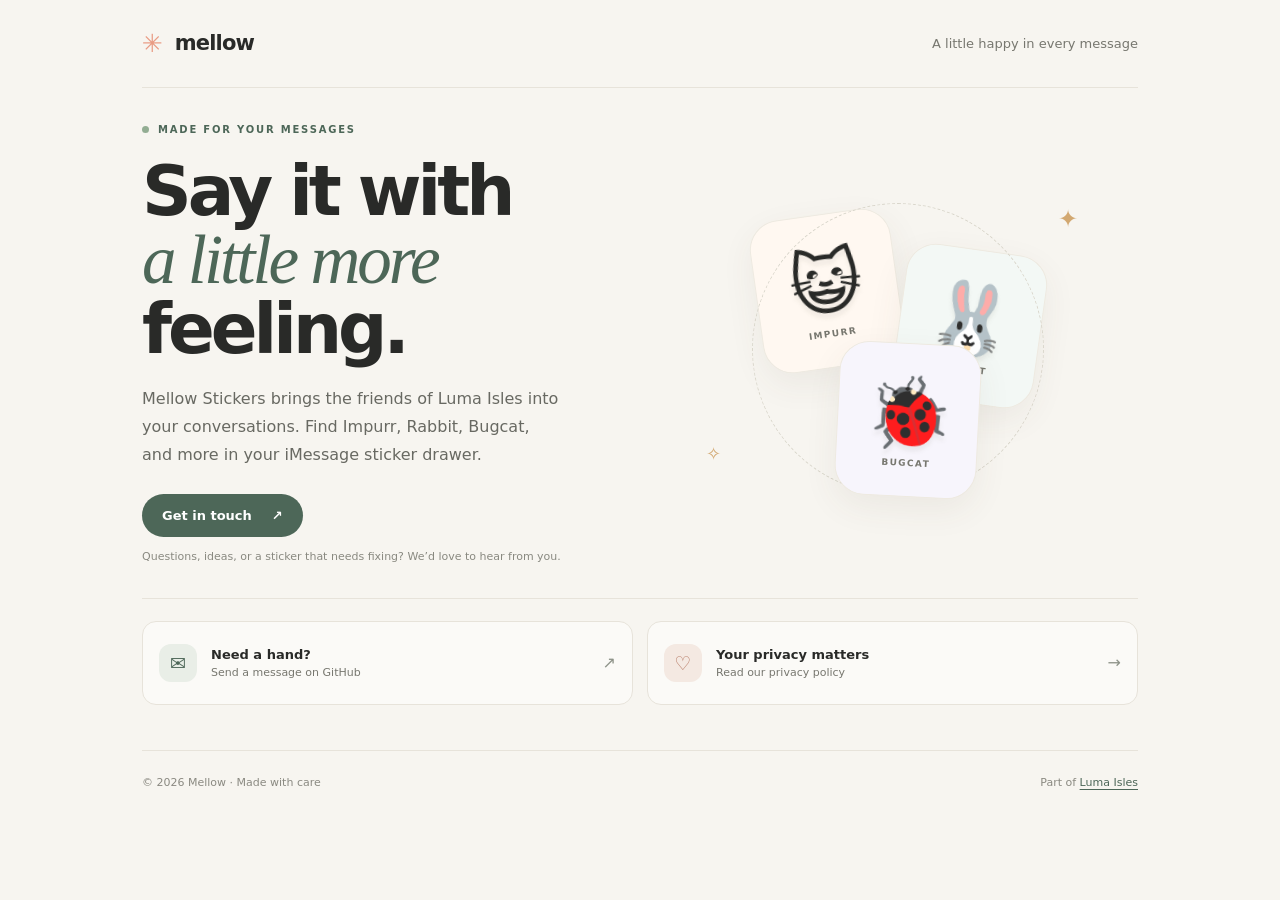
<file: index.html>
<!doctype html>
<html lang="en">
<head>
  <meta charset="utf-8">
  <meta name="viewport" content="width=device-width, initial-scale=1">
  <meta name="theme-color" content="#f7f5f0">
  <meta name="description" content="Support for Mellow Stickers, a cozy collection of original iMessage sticker packs from Luma Isles.">
  <title>Mellow Stickers — Support</title>
  <link rel="stylesheet" href="styles.css">
</head>
<body>
  <main class="page">
    <header class="topbar"><a class="wordmark" href="./" aria-label="Mellow Stickers home"><span class="mark">✳</span> mellow</a><span class="topnote">A little happy in every message</span></header>
    <section class="hero" aria-labelledby="title">
      <div class="hero-copy">
        <p class="eyebrow"><span class="dot"></span> MADE FOR YOUR MESSAGES</p>
        <h1 id="title">Say it with<br><em>a little more</em> feeling.</h1>
        <p class="intro">Mellow Stickers brings the friends of Luma Isles into your conversations. Find Impurr, Rabbit, Bugcat, and more in your iMessage sticker drawer.</p>
        <a class="button" href="https://github.com/orcaboy3-wq/mujong/issues/new" target="_blank" rel="noreferrer">Get in touch <span aria-hidden="true">↗</span></a>
        <p class="response-note">Questions, ideas, or a sticker that needs fixing? We’d love to hear from you.</p>
      </div>
      <div class="sticker-scene" aria-label="Decorative sticker characters">
        <div class="spark spark-one">✦</div><div class="spark spark-two">✧</div>
        <div class="sticker sticker-cat"><span>😺</span><small>IMPURR</small></div>
        <div class="sticker sticker-bunny"><span>🐰</span><small>RABBIT</small></div>
        <div class="sticker sticker-bug"><span>🐞</span><small>BUGCAT</small></div>
        <div class="orbit"></div>
      </div>
    </section>
    <section class="help" aria-label="Helpful links">
      <a class="help-card" href="https://github.com/orcaboy3-wq/mujong/issues/new" target="_blank" rel="noreferrer"><span class="card-icon">✉</span><span><strong>Need a hand?</strong><small>Send a message on GitHub</small></span><b>↗</b></a>
      <a class="help-card" href="privacy.html"><span class="card-icon">♡</span><span><strong>Your privacy matters</strong><small>Read our privacy policy</small></span><b>→</b></a>
    </section>
    <footer><span>© 2026 Mellow · Made with care</span><span>Part of <a href="https://github.com/orcaboy3-wq/mujong">Luma Isles</a></span></footer>
  </main>
</body>
</html>
</file>
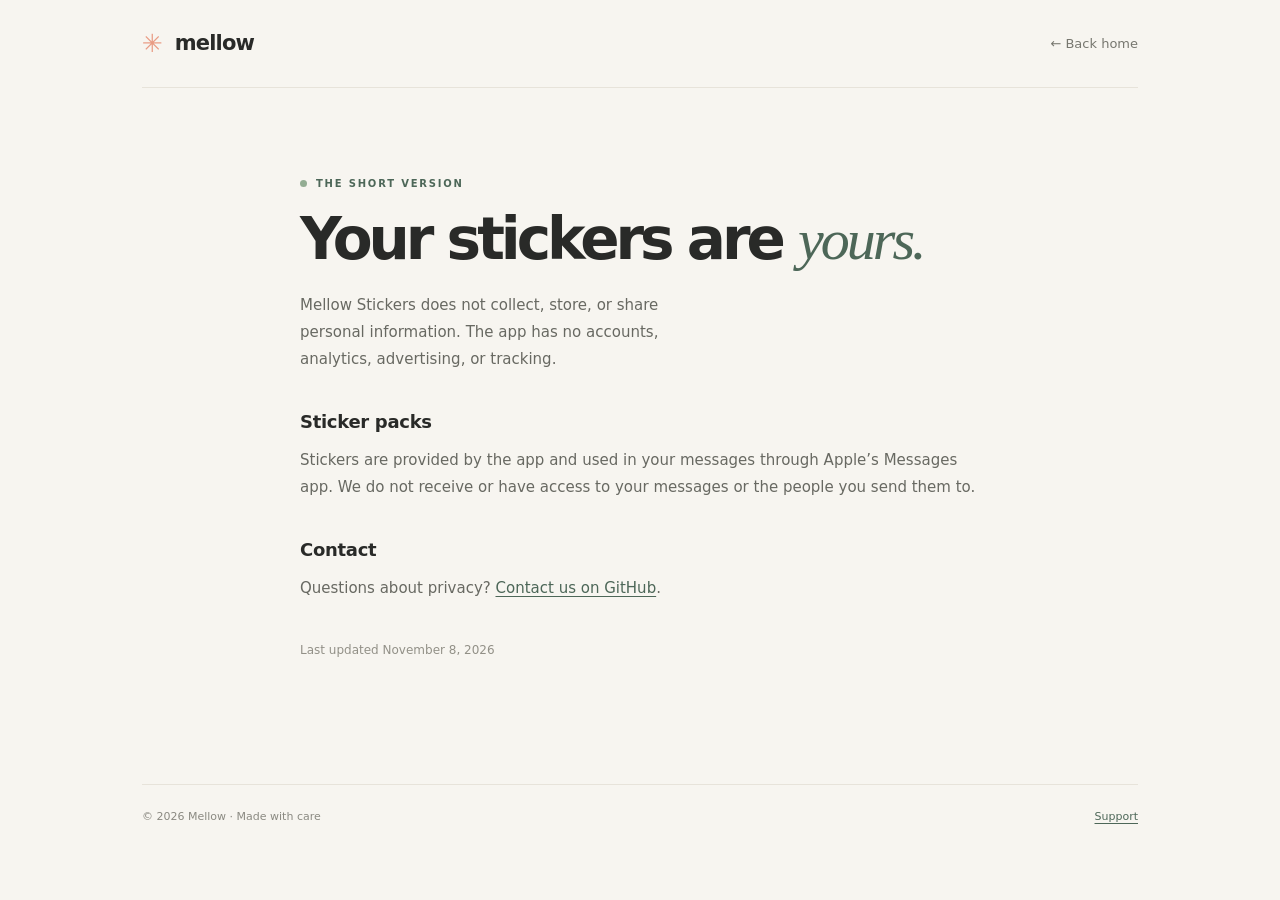
<file: privacy.html>
<!doctype html>
<html lang="en">
<head>
  <meta charset="utf-8">
  <meta name="viewport" content="width=device-width, initial-scale=1">
  <meta name="description" content="Privacy policy for Mellow Stickers.">
  <title>Privacy — Mellow Stickers</title>
  <link rel="stylesheet" href="styles.css">
</head>
<body>
  <main class="page policy-page">
    <header class="topbar"><a class="wordmark" href="./"><span class="mark">✳</span> mellow</a><a class="back-link" href="./">← Back home</a></header>
    <article class="policy">
      <p class="eyebrow"><span class="dot"></span> THE SHORT VERSION</p>
      <h1>Your stickers are <em>yours.</em></h1>
      <p class="intro">Mellow Stickers does not collect, store, or share personal information. The app has no accounts, analytics, advertising, or tracking.</p>
      <h2>Sticker packs</h2><p>Stickers are provided by the app and used in your messages through Apple’s Messages app. We do not receive or have access to your messages or the people you send them to.</p>
      <h2>Contact</h2><p>Questions about privacy? <a href="https://github.com/orcaboy3-wq/mujong/issues/new" target="_blank" rel="noreferrer">Contact us on GitHub</a>.</p>
      <p class="updated">Last updated November 8, 2026</p>
    </article>
    <footer><span>© 2026 Mellow · Made with care</span><span><a href="./">Support</a></span></footer>
  </main>
</body>
</html>
</file>
<file: styles.css>
:root{--ink:#292a28;--muted:#77776f;--paper:#f7f5f0;--green:#4d6758;--line:#e7e3da;--coral:#e99b83;--blue:#a9c7c5}*{box-sizing:border-box}body{margin:0;background:var(--paper);color:var(--ink);font-family:ui-rounded,"Avenir Next",Avenir,system-ui,-apple-system,sans-serif;-webkit-font-smoothing:antialiased}.page{max-width:1080px;margin:0 auto;padding:0 42px}.topbar{height:88px;display:flex;align-items:center;justify-content:space-between;border-bottom:1px solid var(--line)}.wordmark{text-decoration:none;color:var(--ink);font-weight:750;font-size:21px;letter-spacing:-.8px}.mark{color:var(--coral);font-size:25px;vertical-align:-2px;margin-right:6px}.topnote,.back-link{font-size:13px;color:var(--muted);text-decoration:none}.hero{min-height:485px;display:grid;grid-template-columns:1fr 1fr;align-items:center;gap:34px;padding:36px 0 24px}.hero-copy{max-width:450px}.eyebrow{font-size:10px;letter-spacing:1.8px;font-weight:700;color:var(--green);display:flex;align-items:center;gap:9px;margin:0 0 22px}.dot{width:7px;height:7px;background:#93ad93;border-radius:50%}h1{font-size:clamp(44px,6vw,69px);line-height:.99;letter-spacing:-4px;font-weight:650;margin:0 0 22px}h1 em{font-family:Georgia,serif;font-weight:400;color:var(--green);letter-spacing:-3px}.intro{color:#686962;font-size:16px;line-height:1.75;max-width:420px;margin:0 0 25px}.button{display:inline-flex;align-items:center;gap:20px;background:var(--green);color:white;border-radius:999px;padding:14px 20px;text-decoration:none;font-size:13px;font-weight:650;transition:transform .2s,background .2s}.button:hover{transform:translateY(-2px);background:#3b5345}.response-note{font-size:11px;color:#898980;margin-top:13px}.sticker-scene{height:360px;position:relative;display:flex;align-items:center;justify-content:center}.orbit{position:absolute;width:292px;height:292px;border:1px dashed #d9d6cb;border-radius:50%}.sticker{position:absolute;width:142px;height:154px;border-radius:30px;background:#fffdf9;box-shadow:0 12px 34px #514b3c12;display:flex;flex-direction:column;align-items:center;justify-content:center;gap:4px;border:1px solid #eeeae1;transform:rotate(-8deg)}.sticker span{font-size:70px;filter:drop-shadow(0 5px 2px #30271412)}.sticker small{font-size:9px;letter-spacing:1.4px;font-weight:750;color:var(--muted)}.sticker-cat{left:calc(50% - 142px);top:45px;background:#fff8f1}.sticker-bunny{right:calc(50% - 143px);top:80px;transform:rotate(8deg);background:#f3f8f5}.sticker-bug{left:calc(50% - 61px);bottom:32px;transform:rotate(3deg);z-index:1;background:#f7f5fc}.spark{position:absolute;color:#d2a871;font-size:24px}.spark-one{top:36px;right:60px}.spark-two{bottom:65px;left:49px;font-size:18px}.help{display:grid;grid-template-columns:1fr 1fr;gap:14px;padding:22px 0 45px;border-top:1px solid var(--line)}.help-card{min-height:84px;border:1px solid var(--line);border-radius:14px;padding:16px;display:flex;align-items:center;gap:14px;text-decoration:none;color:var(--ink);background:#fbfaf7;transition:border-color .2s,transform .2s}.help-card:hover{border-color:#bbc9bd;transform:translateY(-2px)}.card-icon{width:38px;height:38px;border-radius:12px;background:#e9eee7;color:var(--green);display:grid;place-items:center;font-size:19px}.help-card:nth-child(2) .card-icon{background:#f4e9e2;color:#b47761}.help-card span:nth-child(2){display:flex;flex-direction:column;gap:4px;flex:1}.help-card strong{font-size:13px}.help-card small{font-size:11px;color:var(--muted)}.help-card b{color:#8e9389;font-weight:400}footer{height:64px;border-top:1px solid var(--line);display:flex;align-items:center;justify-content:space-between;color:#8a8981;font-size:11px}footer a,.policy a{color:var(--green);text-underline-offset:3px}.policy-page{min-height:100vh;display:flex;flex-direction:column}.policy{max-width:680px;margin:90px auto 110px}.policy h1{font-size:58px;margin-bottom:24px}.policy h2{font-size:18px;margin:38px 0 10px;letter-spacing:-.3px}.policy p:not(.eyebrow){font-size:15px;line-height:1.8;color:#686962}.policy .updated{font-size:12px!important;color:#929087!important;margin-top:38px}@media(max-width:700px){.page{padding:0 22px}.topbar{height:70px}.topnote{font-size:11px}.hero{grid-template-columns:1fr;gap:0;padding-top:55px}.hero-copy{max-width:520px}.sticker-scene{height:310px;margin-top:4px}.orbit{width:250px;height:250px}.sticker{width:124px;height:136px}.sticker span{font-size:60px}.sticker-cat{left:calc(50% - 126px);top:30px}.sticker-bunny{right:calc(50% - 126px);top:62px}.sticker-bug{left:calc(50% - 55px);bottom:23px}.help{grid-template-columns:1fr;padding-bottom:30px}footer{gap:12px;font-size:10px}.policy{margin:65px auto 80px}.policy h1{font-size:46px;letter-spacing:-2.7px}}@media(prefers-reduced-motion:reduce){*,*::before,*::after{scroll-behavior:auto!important;transition:none!important}}
</file>
